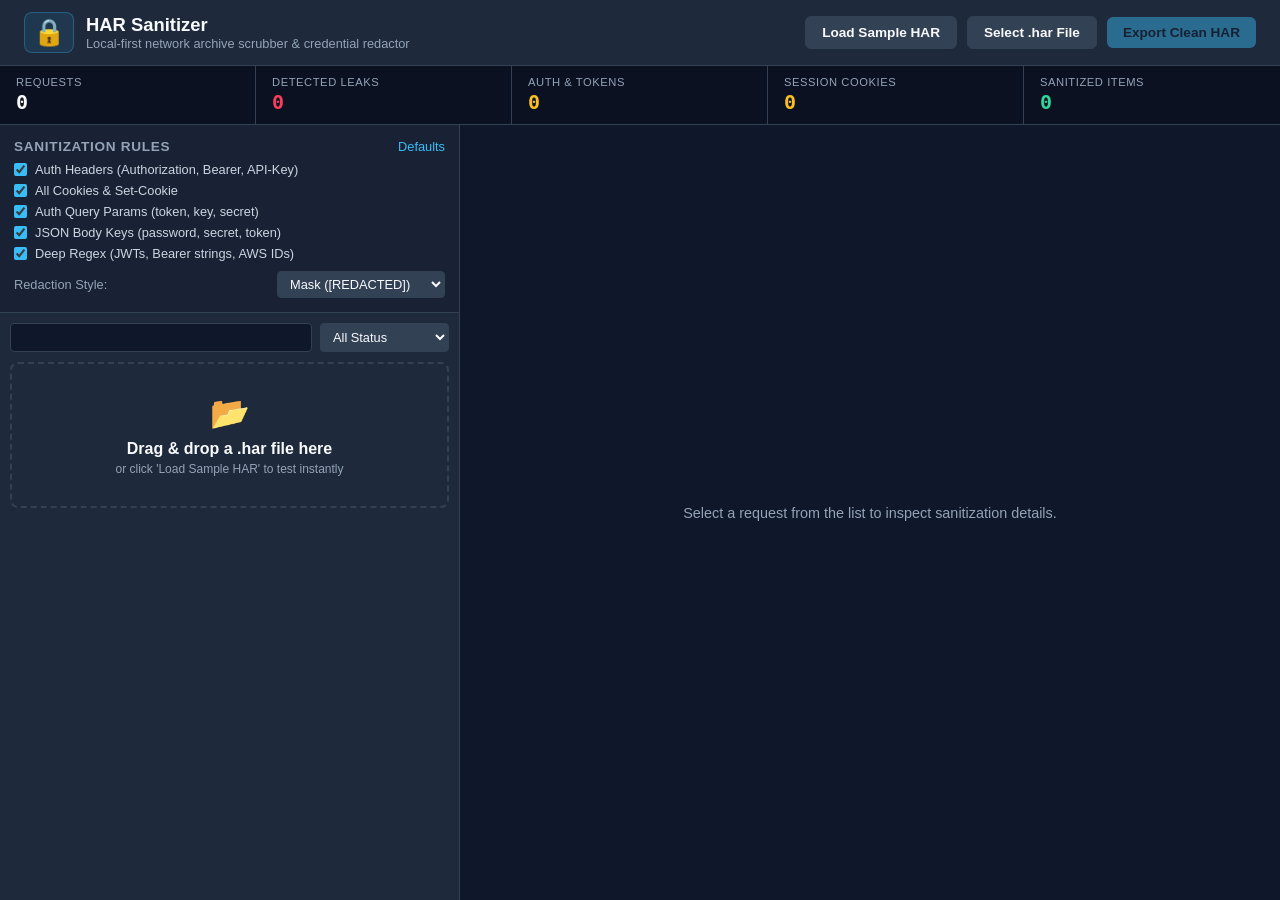
<file: builds/2026-10-18-har-sanitizer/index.html>
<!DOCTYPE html>
<html lang="en">
<head>
  <meta charset="UTF-8" />
  <meta name="viewport" content="width=device-width, initial-scale=1.0" />
  <title>HAR Sanitizer &amp; Privacy Guard</title>
  <link rel="stylesheet" href="style.css" />
</head>
<body>
  <div class="app-container">
    <header class="app-header">
      <div class="header-brand">
        <div class="brand-icon">🔒</div>
        <div>
          <h1>HAR Sanitizer</h1>
          <p class="subtitle">Local-first network archive scrubber &amp; credential redactor</p>
        </div>
      </div>
      <div class="header-actions">
        <button id="btn-load-sample" class="btn secondary-btn">Load Sample HAR</button>
        <label for="file-input" class="btn file-btn">Select .har File</label>
        <input type="file" id="file-input" accept=".har,.json" />
        <button id="btn-export-har" class="btn primary-btn" disabled>Export Clean HAR</button>
      </div>
    </header>

    <!-- Metric Stats Strip -->
    <div class="stats-strip" id="stats-strip">
      <div class="stat-box">
        <span class="stat-label">Requests</span>
        <span class="stat-value" id="stat-requests">0</span>
      </div>
      <div class="stat-box danger">
        <span class="stat-label">Detected Leaks</span>
        <span class="stat-value" id="stat-leaks">0</span>
      </div>
      <div class="stat-box warning">
        <span class="stat-label">Auth &amp; Tokens</span>
        <span class="stat-value" id="stat-auth">0</span>
      </div>
      <div class="stat-box warning">
        <span class="stat-label">Session Cookies</span>
        <span class="stat-value" id="stat-cookies">0</span>
      </div>
      <div class="stat-box success">
        <span class="stat-label">Sanitized Items</span>
        <span class="stat-value" id="stat-sanitized">0</span>
      </div>
    </div>

    <!-- Main Content Layout -->
    <div class="main-layout">
      <!-- Left Settings & List View -->
      <section class="sidebar-pane">
        <!-- Configuration / Rules Panel -->
        <div class="panel rules-panel">
          <div class="panel-header">
            <h2>Sanitization Rules</h2>
            <button id="btn-reset-rules" class="text-btn">Defaults</button>
          </div>
          <div class="rules-grid">
            <label class="toggle-control">
              <input type="checkbox" id="rule-auth-headers" checked />
              <span>Auth Headers (Authorization, Bearer, API-Key)</span>
            </label>
            <label class="toggle-control">
              <input type="checkbox" id="rule-cookies" checked />
              <span>All Cookies &amp; Set-Cookie</span>
            </label>
            <label class="toggle-control">
              <input type="checkbox" id="rule-query-params" checked />
              <span>Auth Query Params (token, key, secret)</span>
            </label>
            <label class="toggle-control">
              <input type="checkbox" id="rule-body-payload" checked />
              <span>JSON Body Keys (password, secret, token)</span>
            </label>
            <label class="toggle-control">
              <input type="checkbox" id="rule-jwts" checked />
              <span>Deep Regex (JWTs, Bearer strings, AWS IDs)</span>
            </label>
          </div>

          <div class="rule-options">
            <label for="redaction-mode">Redaction Style:</label>
            <select id="redaction-mode" class="select-input">
              <option value="mask">Mask ([REDACTED])</option>
              <option value="pseudonym">Pseudonymize (Hash)</option>
              <option value="remove">Drop / Strip completely</option>
            </select>
          </div>
        </div>

        <!-- Requests List Filter & Container -->
        <div class="panel requests-panel">
          <div class="search-filter-bar">
            <input type="text" id="search-input" aria-label="Filter by URL, method, status" title="Filter by URL, method, status" class="text-input" />
            <select id="status-filter" class="select-input compact">
              <option value="all">All Status</option>
              <option value="leaks">Has Leaks Only</option>
              <option value="2xx">2xx Success</option>
              <option value="4xx">4xx Error</option>
              <option value="5xx">5xx Server</option>
            </select>
          </div>

          <div id="empty-state" class="drop-zone">
            <div class="drop-content">
              <div class="upload-icon">📂</div>
              <p><strong>Drag &amp; drop a .har file here</strong></p>
              <p class="caption">or click 'Load Sample HAR' to test instantly</p>
            </div>
          </div>

          <div class="requests-list" id="requests-list"></div>
        </div>
      </section>

      <!-- Right Detailed Inspector Pane -->
      <section class="detail-pane" id="detail-pane">
        <div class="empty-detail" id="detail-empty-message">
          <p>Select a request from the list to inspect sanitization details.</p>
        </div>

        <div class="detail-content" id="detail-content" style="display: none;">
          <div class="detail-header">
            <div class="req-headline">
              <span class="badge-method" id="detail-method">GET</span>
              <span class="detail-url" id="detail-url"></span>
            </div>
            <div class="detail-actions">
              <button id="btn-copy-curl" class="btn secondary-btn compact-btn">Copy Clean cURL</button>
              <button id="btn-copy-json" class="btn secondary-btn compact-btn">Copy Clean JSON</button>
            </div>
          </div>

          <div class="tabs-bar">
            <button class="tab-btn active" data-tab="tab-headers">Headers</button>
            <button class="tab-btn" data-tab="tab-query">Query Params</button>
            <button class="tab-btn" data-tab="tab-cookies">Cookies</button>
            <button class="tab-btn" data-tab="tab-body">Request Body</button>
            <button class="tab-btn" data-tab="tab-response">Response Headers</button>
          </div>

          <div class="tab-views">
            <div class="tab-pane active" id="tab-headers">
              <table class="data-table" id="table-headers">
                <thead>
                  <tr><th>Header</th><th>Original Value</th><th>Sanitized Value</th><th>Status</th></tr>
                </thead>
                <tbody></tbody>
              </table>
            </div>

            <div class="tab-pane" id="tab-query">
              <table class="data-table" id="table-query">
                <thead>
                  <tr><th>Parameter</th><th>Original Value</th><th>Sanitized Value</th><th>Status</th></tr>
                </thead>
                <tbody></tbody>
              </table>
            </div>

            <div class="tab-pane" id="tab-cookies">
              <table class="data-table" id="table-cookies">
                <thead>
                  <tr><th>Cookie Name</th><th>Original Value</th><th>Sanitized Value</th><th>Status</th></tr>
                </thead>
                <tbody></tbody>
              </table>
            </div>

            <div class="tab-pane" id="tab-body">
              <div class="diff-container">
                <div class="diff-box">
                  <h4>Original Body</h4>
                  <pre id="body-original"></pre>
                </div>
                <div class="diff-box">
                  <h4>Sanitized Body</h4>
                  <pre id="body-sanitized"></pre>
                </div>
              </div>
            </div>

            <div class="tab-pane" id="tab-response">
              <table class="data-table" id="table-response">
                <thead>
                  <tr><th>Response Header</th><th>Original Value</th><th>Sanitized Value</th><th>Status</th></tr>
                </thead>
                <tbody></tbody>
              </table>
            </div>
          </div>
        </div>
      </section>
    </div>
  </div>

  <div id="toast" class="toast"></div>
  <script src="app.js"></script>
</body>
</html>
</file>
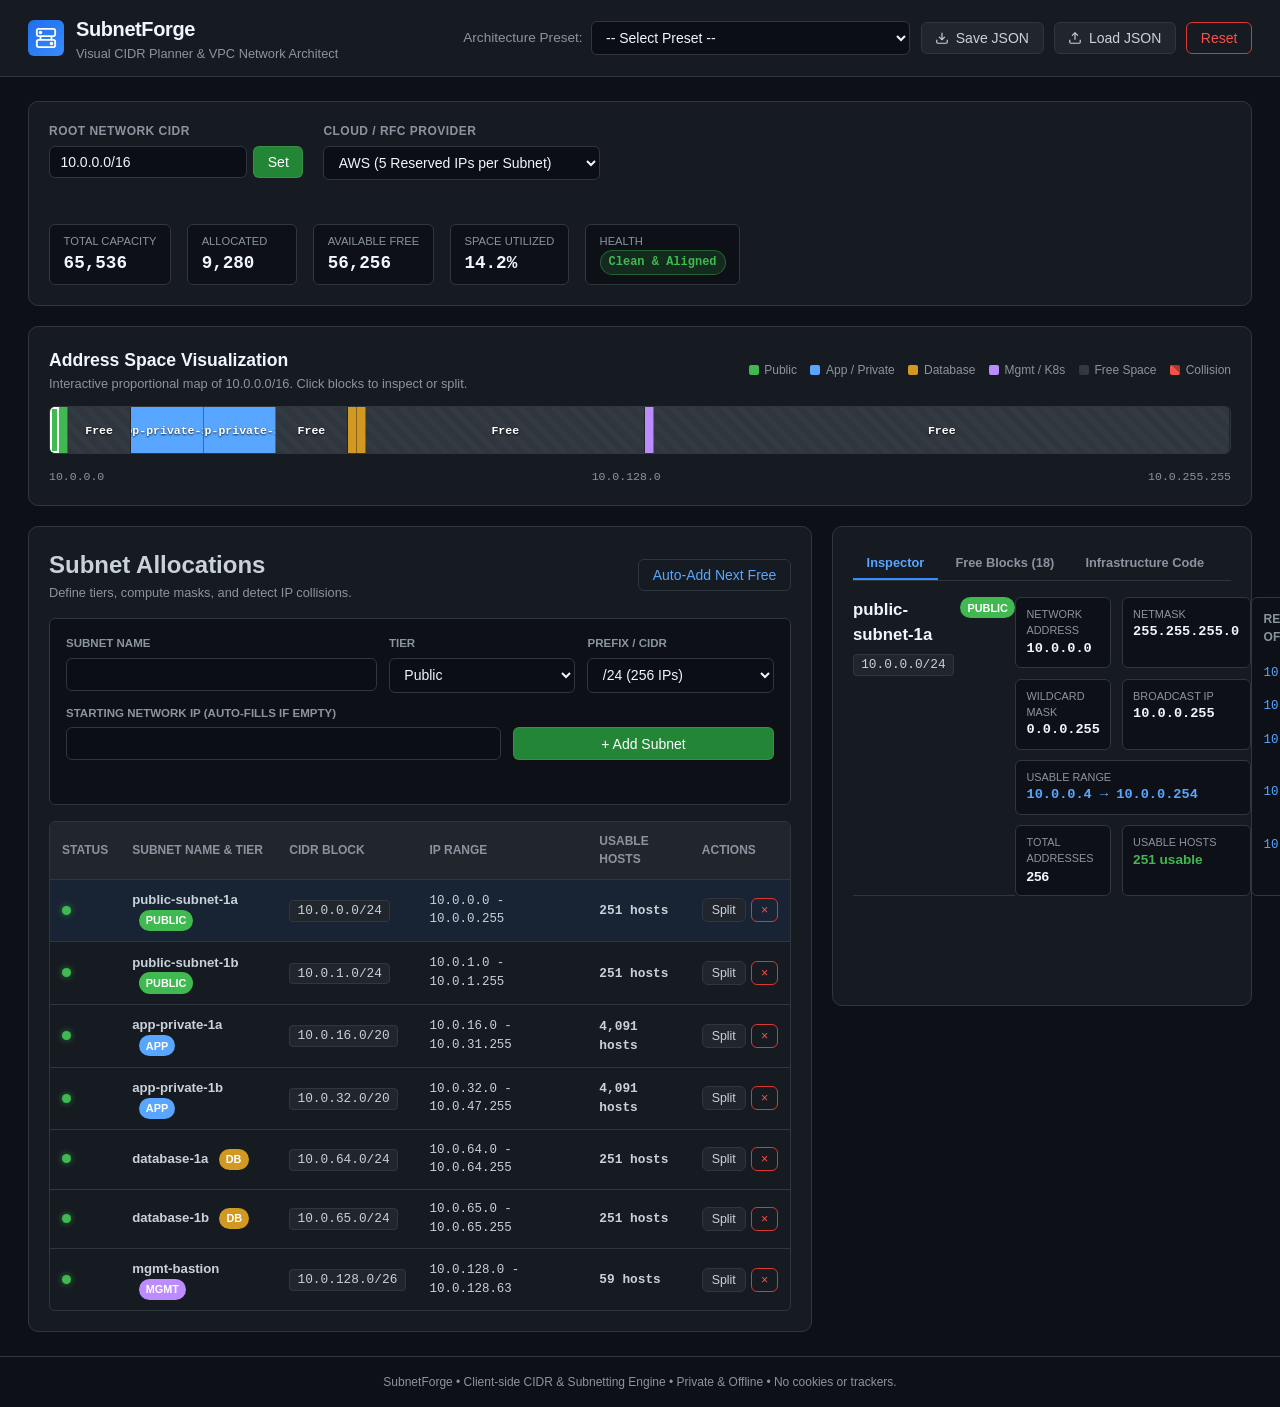
<file: builds/2026-10-19-subnetforge-cidr-architect/index.html>
<!DOCTYPE html>
<html lang="en">
<head>
  <meta charset="UTF-8" />
  <meta name="viewport" content="width=device-width, initial-scale=1.0" />
  <title>SubnetForge - Visual CIDR & VPC Architect</title>
  <link rel="stylesheet" href="style.css" />
</head>
<body>
  <header class="app-header">
    <div class="brand-group">
      <div class="logo-icon">
        <svg viewBox="0 0 24 24" fill="none" stroke="currentColor" stroke-width="2">
          <rect x="2" y="2" width="20" height="8" rx="2" />
          <rect x="2" y="14" width="20" height="8" rx="2" />
          <line x1="6" y1="10" x2="6" y2="14" />
          <line x1="18" y1="10" x2="18" y2="14" />
          <circle cx="6" cy="6" r="1" fill="currentColor" />
          <circle cx="18" cy="18" r="1" fill="currentColor" />
        </svg>
      </div>
      <div>
        <h1>SubnetForge</h1>
        <p class="tagline">Visual CIDR Planner & VPC Network Architect</p>
      </div>
    </div>

    <div class="header-actions">
      <div class="preset-picker-group">
        <label for="presetSelect">Architecture Preset:</label>
        <select id="presetSelect">
          <option value="">-- Select Preset --</option>
          <option value="aws-3tier">AWS Multi-AZ 3-Tier VPC (10.0.0.0/16)</option>
          <option value="k8s-vpc">K8s Production VPC (172.20.0.0/16)</option>
          <option value="branch-office">Branch Office LAN (192.168.0.0/22)</option>
          <option value="micro-vpc">Compact Microservices VPC (10.100.0.0/20)</option>
        </select>
      </div>

      <button id="btnExportConfig" class="btn secondary" title="Export current project JSON">
        <svg viewBox="0 0 24 24" width="14" height="14" stroke="currentColor" stroke-width="2" fill="none"><path d="M21 15v4a2 2 0 0 1-2 2H5a2 2 0 0 1-2-2v-4"/><polyline points="7 10 12 15 17 10"/><line x1="12" y1="15" x2="12" y2="3"/></svg>
        Save JSON
      </button>
      <button id="btnImportConfig" class="btn secondary" title="Import project JSON">
        <svg viewBox="0 0 24 24" width="14" height="14" stroke="currentColor" stroke-width="2" fill="none"><path d="M21 15v4a2 2 0 0 1-2 2H5a2 2 0 0 1-2-2v-4"/><polyline points="17 8 12 3 7 8"/><line x1="12" y1="3" x2="12" y2="15"/></svg>
        Load JSON
      </button>
      <input type="file" id="fileImport" accept=".json,application/json" style="display:none" />
      <button id="btnReset" class="btn danger-outline" title="Clear all and reset">
        Reset
      </button>
    </div>
  </header>

  <main class="app-container">
    <!-- Top Settings Bar -->
    <section class="network-bar card">
      <div class="network-inputs">
        <div class="form-field">
          <label for="baseCidrInput">Root Network CIDR</label>
          <div class="input-inline">
            <input type="text" id="baseCidrInput" value="10.0.0.0/16" spellcheck="false" />
            <button id="btnApplyRoot" class="btn primary">Set</button>
          </div>
          <span id="baseCidrError" class="field-error"></span>
        </div>

        <div class="form-field">
          <label for="cloudProviderSelect">Cloud / RFC Provider</label>
          <select id="cloudProviderSelect">
            <option value="aws">AWS (5 Reserved IPs per Subnet)</option>
            <option value="azure">Azure (5 Reserved IPs per Subnet)</option>
            <option value="gcp">GCP (4 Reserved IPs per Subnet)</option>
            <option value="rfc">Standard RFC 1918 (2 Reserved IPs)</option>
          </select>
        </div>
      </div>

      <div class="stats-grid">
        <div class="stat-card">
          <span class="stat-label">Total Capacity</span>
          <span class="stat-value" id="statTotalHosts">65,536</span>
        </div>
        <div class="stat-card">
          <span class="stat-label">Allocated</span>
          <span class="stat-value" id="statAllocatedHosts">0</span>
        </div>
        <div class="stat-card">
          <span class="stat-label">Available Free</span>
          <span class="stat-value" id="statFreeHosts">65,536</span>
        </div>
        <div class="stat-card">
          <span class="stat-label">Space Utilized</span>
          <span class="stat-value" id="statUtilization">0.0%</span>
        </div>
        <div class="stat-card status-indicator" id="statStatusCard">
          <span class="stat-label">Health</span>
          <span class="stat-value badge ok" id="statHealthBadge">Clean</span>
        </div>
      </div>
    </section>

    <!-- Visual Space Distribution Map -->
    <section class="visual-map-section card">
      <div class="section-header">
        <div class="section-title-wrap">
          <h2>Address Space Visualization</h2>
          <p class="section-sub">Interactive proportional map of <span id="rootSpanLabel">10.0.0.0/16</span>. Click blocks to inspect or split.</p>
        </div>
        <div class="map-legend">
          <span class="legend-item"><span class="legend-color tier-public"></span> Public</span>
          <span class="legend-item"><span class="legend-color tier-app"></span> App / Private</span>
          <span class="legend-item"><span class="legend-color tier-db"></span> Database</span>
          <span class="legend-item"><span class="legend-color tier-mgmt"></span> Mgmt / K8s</span>
          <span class="legend-item"><span class="legend-color free-block"></span> Free Space</span>
          <span class="legend-item"><span class="legend-color collision-block"></span> Collision</span>
        </div>
      </div>

      <div class="visual-bar-wrapper">
        <div class="visual-bar" id="visualBar"></div>
      </div>

      <div class="bar-scale-labels">
        <span id="scaleStart">10.0.0.0</span>
        <span id="scaleMid">10.0.128.0</span>
        <span id="scaleEnd">10.0.255.255</span>
      </div>
    </section>

    <!-- Main Work Area: Left Subnet Manager, Right Inspector & Code Gen -->
    <div class="workspace-grid">
      <!-- Subnet Manager Column -->
      <section class="manager-column card">
        <div class="section-header flex-between">
          <div>
            <h2>Subnet Allocations</h2>
            <p class="section-sub">Define tiers, compute masks, and detect IP collisions.</p>
          </div>
          <div class="manager-quick-actions">
            <button id="btnAutoPack" class="btn secondary-outline" title="Fill the next free network gap with a new subnet">
              Auto-Add Next Free
            </button>
          </div>
        </div>

        <!-- Add Subnet Form -->
        <form id="addSubnetForm" class="add-subnet-form">
          <div class="form-row">
            <div class="input-col">
              <label for="subName">Subnet Name</label>
              <input type="text" id="subName" value="" required />
            </div>
            <div class="input-col sm">
              <label for="subTier">Tier</label>
              <select id="subTier">
                <option value="public">Public</option>
                <option value="app">App / Compute</option>
                <option value="db">Database</option>
                <option value="mgmt">Management / K8s</option>
              </select>
            </div>
            <div class="input-col sm">
              <label for="subPrefix">Prefix / CIDR</label>
              <select id="subPrefix"></select>
            </div>
          </div>

          <div class="form-row">
            <div class="input-col">
              <label for="subIp">Starting Network IP (Auto-fills if empty)</label>
              <input type="text" id="subIp" value="" spellcheck="false" />
            </div>
            <div class="input-col sm auto-btn-container">
              <button type="submit" class="btn primary full-width">+ Add Subnet</button>
            </div>
          </div>
          <div id="formErrorMsg" class="field-error"></div>
        </form>

        <!-- Subnets Table -->
        <div class="table-container">
          <table class="subnet-table" id="subnetTable">
            <thead>
              <tr>
                <th>Status</th>
                <th>Subnet Name &amp; Tier</th>
                <th>CIDR Block</th>
                <th>IP Range</th>
                <th>Usable Hosts</th>
                <th>Actions</th>
              </tr>
            </thead>
            <tbody id="subnetTableBody">
              <!-- Subnet rows inserted here -->
            </tbody>
          </table>
        </div>
      </section>

      <!-- Inspector & Code Generator Column -->
      <section class="sidebar-column card">
        <div class="tabs-header">
          <button class="tab-btn active" data-tab="tab-inspector">Inspector</button>
          <button class="tab-btn" data-tab="tab-free">Free Blocks (<span id="freeBlocksCount">0</span>)</button>
          <button class="tab-btn" data-tab="tab-code">Infrastructure Code</button>
        </div>

        <!-- Tab: Inspector -->
        <div class="tab-pane active" id="tab-inspector">
          <div id="inspectorEmptyState" class="empty-hint">
            Select or click any subnet from the list or visual map to inspect binary netmasks, usable hosts, and cloud-reserved addresses.
          </div>
          <div id="inspectorContent" style="display:none;">
            <div class="inspector-header-box">
              <div>
                <h3 id="insSubnetName">public-1a</h3>
                <span id="insSubnetCidr" class="mono-badge">10.0.1.0/24</span>
              </div>
              <span id="insSubnetTier" class="tier-pill tier-public">Public</span>
            </div>

            <div class="details-grid">
              <div class="detail-item">
                <span class="d-label">Network Address</span>
                <span class="d-val mono" id="insNetworkIp">10.0.1.0</span>
              </div>
              <div class="detail-item">
                <span class="d-label">Netmask</span>
                <span class="d-val mono" id="insNetmask">255.255.255.0</span>
              </div>
              <div class="detail-item">
                <span class="d-label">Wildcard Mask</span>
                <span class="d-val mono" id="insWildcard">0.0.0.255</span>
              </div>
              <div class="detail-item">
                <span class="d-label">Broadcast IP</span>
                <span class="d-val mono" id="insBroadcast">10.0.1.255</span>
              </div>
              <div class="detail-item full">
                <span class="d-label">Usable Range</span>
                <span class="d-val mono text-accent" id="insUsableRange">10.0.1.4 - 10.0.1.254</span>
              </div>
              <div class="detail-item">
                <span class="d-label">Total Addresses</span>
                <span class="d-val" id="insTotalIps">256</span>
              </div>
              <div class="detail-item">
                <span class="d-label">Usable Hosts</span>
                <span class="d-val text-success" id="insUsableHosts">251</span>
              </div>
            </div>

            <!-- Provider Reserved IP Breakdown -->
            <div class="reserved-ips-box">
              <h4>Reserved IP Offsets (<span id="insProviderTitle">AWS</span>)</h4>
              <ul class="reserved-list" id="insReservedList">
                <!-- dynamically populated -->
              </ul>
            </div>

            <div class="binary-display">
              <h4>Binary Netmask</h4>
              <div class="mono-bits" id="insBinaryMask">11111111.11111111.11111111.00000000</div>
            </div>
          </div>
        </div>

        <!-- Tab: Free Space Explorer -->
        <div class="tab-pane" id="tab-free">
          <p class="section-sub">Decomposed non-overlapping CIDR blocks ready to assign without conflicts:</p>
          <div id="freeBlocksList" class="free-blocks-list">
            <!-- list of free CIDR blocks -->
          </div>
        </div>

        <!-- Tab: Code Generator -->
        <div class="tab-pane" id="tab-code">
          <div class="code-controls">
            <div class="format-switch">
              <button class="fmt-btn active" data-format="tf-aws">Terraform AWS</button>
              <button class="fmt-btn" data-format="tf-azure">Terraform Azure</button>
              <button class="fmt-btn" data-format="yaml">Ansible YAML</button>
              <button class="fmt-btn" data-format="json">JSON</button>
              <button class="fmt-btn" data-format="csv">CSV</button>
            </div>
            <button id="btnCopyCode" class="btn secondary sm">
              <span id="copyStatusText">Copy Code</span>
            </button>
          </div>
          <pre class="code-viewer"><code id="codeOutput">// Code will appear here</code></pre>
        </div>
      </section>
    </div>
  </main>

  <footer class="app-footer">
    <p>SubnetForge &bull; Client-side CIDR &amp; Subnetting Engine &bull; Private &amp; Offline &bull; No cookies or trackers.</p>
  </footer>

  <script src="app.js"></script>
</body>
</html>
</file>
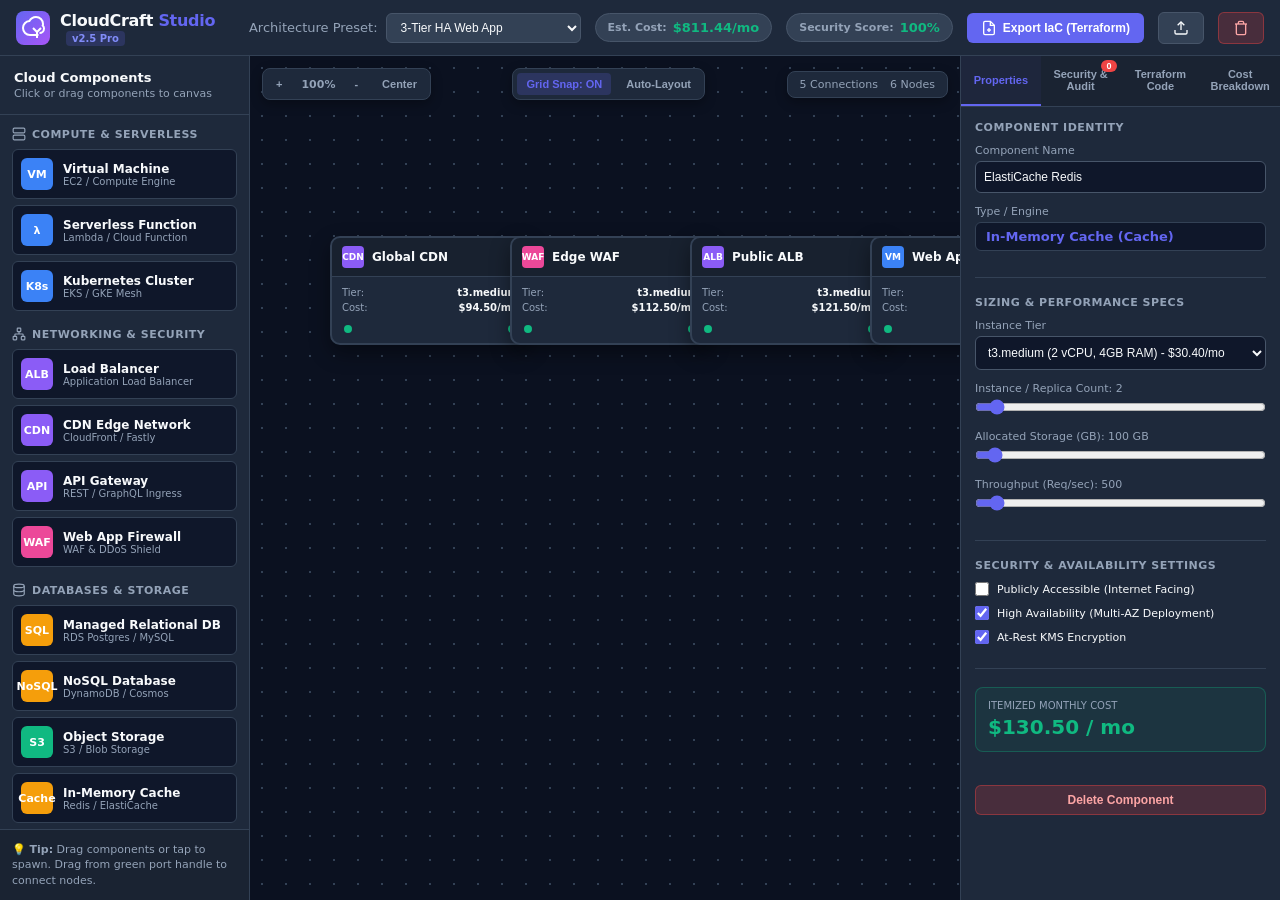
<file: builds/latest_project/index.html>
<!DOCTYPE html>
<html lang="en">
<head>
  <meta charset="UTF-8">
  <meta name="viewport" content="width=device-width, initial-scale=1.0">
  <title>CloudCraft Studio - Architecture, Security & IaC Engine</title>
  <link rel="stylesheet" href="style.css">
</head>
<body>
  <div id="app-container">
    <!-- TOP NAVIGATION BAR -->
    <header id="navbar">
      <div class="logo-group">
        <div class="logo-icon">
          <svg width="24" height="24" viewBox="0 0 24 24" fill="none" stroke="currentColor" stroke-width="2">
            <path d="M17.5 19 9 19C5.13 19 2 15.87 2 12C2 8.35 4.8 5.34 8.4 5.04C9.7 2.62 12.2 1 15 1C18.87 1 22 4.13 22 8C22 8.5 21.9 9 21.7 9.5C22.5 10.3 23 11.4 23 12.5C23 14.98 20.98 17 18.5 17"></path>
            <polyline points="12 12 16 16 20 12"></polyline>
            <line x1="16" y1="16" x2="16" y2="22"></line>
          </svg>
        </div>
        <div class="logo-text">
          <h1>CloudCraft <span>Studio</span></h1>
          <span class="badge-tag">v2.5 Pro</span>
        </div>
      </div>

      <div class="header-controls">
        <div class="template-selector-group">
          <label for="templateSelect">Architecture Preset:</label>
          <select id="templateSelect">
            <option value="blank">Custom Blank Canvas</option>
            <option value="three-tier" selected>3-Tier HA Web App</option>
            <option value="serverless">Event-Driven Serverless</option>
            <option value="kubernetes">Enterprise Kubernetes Mesh</option>
            <option value="datalake">Big Data Lake Pipeline</option>
          </select>
        </div>

        <div class="metric-pill cost-pill">
          <span class="label">Est. Cost:</span>
          <span id="headerCostValue" class="value">$0.00/mo</span>
        </div>

        <div class="metric-pill security-pill" id="securityPill">
          <span class="label">Security Score:</span>
          <span id="headerSecurityScore" class="value">100%</span>
        </div>

        <button id="btnExportTf" class="btn btn-primary">
          <svg width="16" height="16" viewBox="0 0 24 24" fill="none" stroke="currentColor" stroke-width="2"><path d="M14 2H6a2 2 0 0 0-2 2v16a2 2 0 0 0 2 2h12a2 2 0 0 0 2-2V8z"></path><polyline points="14 2 14 8 20 8"></polyline><line x1="12" y1="18" x2="12" y2="12"></line><line x1="9" y1="15" x2="15" y2="15"></line></svg>
          Export IaC (Terraform)
        </button>

        <button id="btnExportJson" class="btn btn-secondary" title="Export Architecture JSON">
          <svg width="16" height="16" viewBox="0 0 24 24" fill="none" stroke="currentColor" stroke-width="2"><path d="M21 15v4a2 2 0 0 1-2 2H5a2 2 0 0 1-2-2v-4"></path><polyline points="17 8 12 3 7 8"></polyline><line x1="12" y1="3" x2="12" y2="15"></line></svg>
        </button>

        <button id="btnClearCanvas" class="btn btn-danger" title="Clear Canvas">
          <svg width="16" height="16" viewBox="0 0 24 24" fill="none" stroke="currentColor" stroke-width="2"><polyline points="3 6 5 6 21 6"></polyline><path d="M19 6v14a2 2 0 0 1-2 2H7a2 2 0 0 1-2-2V6m3 0V4a2 2 0 0 1 2-2h4a2 2 0 0 1 2 2v2"></path></svg>
        </button>
      </div>
    </header>

    <!-- MAIN STUDIO WORKSPACE -->
    <div id="workspace">
      <!-- LEFT PALETTE: CLOUD COMPONENTS -->
      <aside id="palette">
        <div class="sidebar-header">
          <h3>Cloud Components</h3>
          <p>Click or drag components to canvas</p>
        </div>

        <div class="palette-scroll">
          <!-- CATEGORY: COMPUTE -->
          <div class="palette-category">
            <div class="category-title">
              <svg width="14" height="14" viewBox="0 0 24 24" fill="none" stroke="currentColor" stroke-width="2"><rect x="2" y="2" width="20" height="8" rx="2" ry="2"></rect><rect x="2" y="14" width="20" height="8" rx="2" ry="2"></rect><line x1="6" y1="6" x2="6.01" y2="6"></line><line x1="6" y1="18" x2="6.01" y2="18"></line></svg>
              Compute & Serverless
            </div>
            <div class="palette-items">
              <div class="palette-item" data-type="ec2" draggable="true">
                <div class="item-icon compute-bg">VM</div>
                <div class="item-info">
                  <span class="item-name">Virtual Machine</span>
                  <span class="item-sub">EC2 / Compute Engine</span>
                </div>
              </div>
              <div class="palette-item" data-type="lambda" draggable="true">
                <div class="item-icon compute-bg">λ</div>
                <div class="item-info">
                  <span class="item-name">Serverless Function</span>
                  <span class="item-sub">Lambda / Cloud Function</span>
                </div>
              </div>
              <div class="palette-item" data-type="eks" draggable="true">
                <div class="item-icon compute-bg">K8s</div>
                <div class="item-info">
                  <span class="item-name">Kubernetes Cluster</span>
                  <span class="item-sub">EKS / GKE Mesh</span>
                </div>
              </div>
            </div>
          </div>

          <!-- CATEGORY: NETWORKING & SECURITY -->
          <div class="palette-category">
            <div class="category-title">
              <svg width="14" height="14" viewBox="0 0 24 24" fill="none" stroke="currentColor" stroke-width="2"><rect x="16" y="16" width="6" height="6" rx="1"></rect><rect x="2" y="16" width="6" height="6" rx="1"></rect><rect x="9" y="2" width="6" height="6" rx="1"></rect><path d="M5 16v-3a1 1 0 0 1 1-1h12a1 1 0 0 1 1 1v3"></path><path d="M12 12V8"></path></svg>
              Networking & Security
            </div>
            <div class="palette-items">
              <div class="palette-item" data-type="alb" draggable="true">
                <div class="item-icon network-bg">ALB</div>
                <div class="item-info">
                  <span class="item-name">Load Balancer</span>
                  <span class="item-sub">Application Load Balancer</span>
                </div>
              </div>
              <div class="palette-item" data-type="cloudfront" draggable="true">
                <div class="item-icon network-bg">CDN</div>
                <div class="item-info">
                  <span class="item-name">CDN Edge Network</span>
                  <span class="item-sub">CloudFront / Fastly</span>
                </div>
              </div>
              <div class="palette-item" data-type="apigateway" draggable="true">
                <div class="item-icon network-bg">API</div>
                <div class="item-info">
                  <span class="item-name">API Gateway</span>
                  <span class="item-sub">REST / GraphQL Ingress</span>
                </div>
              </div>
              <div class="palette-item" data-type="waf" draggable="true">
                <div class="item-icon security-bg">WAF</div>
                <div class="item-info">
                  <span class="item-name">Web App Firewall</span>
                  <span class="item-sub">WAF & DDoS Shield</span>
                </div>
              </div>
            </div>
          </div>

          <!-- CATEGORY: DATABASES -->
          <div class="palette-category">
            <div class="category-title">
              <svg width="14" height="14" viewBox="0 0 24 24" fill="none" stroke="currentColor" stroke-width="2"><ellipse cx="12" cy="5" rx="9" ry="3"></ellipse><path d="M21 12c0 1.66-4 3-9 3s-9-1.34-9-3"></path><path d="M3 5v14c0 1.66 4 3 9 3s9-1.34 9-3V5"></path></svg>
              Databases & Storage
            </div>
            <div class="palette-items">
              <div class="palette-item" data-type="rds" draggable="true">
                <div class="item-icon db-bg">SQL</div>
                <div class="item-info">
                  <span class="item-name">Managed Relational DB</span>
                  <span class="item-sub">RDS Postgres / MySQL</span>
                </div>
              </div>
              <div class="palette-item" data-type="dynamodb" draggable="true">
                <div class="item-icon db-bg">NoSQL</div>
                <div class="item-info">
                  <span class="item-name">NoSQL Database</span>
                  <span class="item-sub">DynamoDB / Cosmos</span>
                </div>
              </div>
              <div class="palette-item" data-type="s3" draggable="true">
                <div class="item-icon storage-bg">S3</div>
                <div class="item-info">
                  <span class="item-name">Object Storage</span>
                  <span class="item-sub">S3 / Blob Storage</span>
                </div>
              </div>
              <div class="palette-item" data-type="redis" draggable="true">
                <div class="item-icon db-bg">Cache</div>
                <div class="item-info">
                  <span class="item-name">In-Memory Cache</span>
                  <span class="item-sub">Redis / ElastiCache</span>
                </div>
              </div>
            </div>
          </div>
        </div>

        <div class="palette-footer">
          <div class="canvas-instructions">
            <span>💡 <strong>Tip:</strong> Drag components or tap to spawn. Drag from green port handle to connect nodes.</span>
          </div>
        </div>
      </aside>

      <!-- CENTER CANVAS AREA -->
      <main id="canvas-container">
        <div class="canvas-toolbar">
          <div class="tool-group">
            <button id="btnZoomIn" class="tool-btn" title="Zoom In">+</button>
            <span id="zoomLevel">100%</span>
            <button id="btnZoomOut" class="tool-btn" title="Zoom Out">-</button>
            <button id="btnResetView" class="tool-btn" title="Reset View">Center</button>
          </div>
          <div class="tool-group">
            <button id="btnToggleGrid" class="tool-btn active" title="Toggle Snap Grid">Grid Snap: ON</button>
            <button id="btnAutoLayout" class="tool-btn" title="Auto Align Nodes">Auto-Layout</button>
          </div>
          <div class="tool-group status-summary">
            <span id="connectionCount">0 Connections</span>
            <span id="nodeCount">0 Nodes</span>
          </div>
        </div>

        <div id="viewport">
          <svg id="svg-connections-layer">
            <defs>
              <marker id="arrow" viewBox="0 0 10 10" refX="6" refY="5" markerWidth="6" markerHeight="6" orient="auto-start-reverse">
                <path d="M 0 0 L 10 5 L 0 10 z" fill="#6366f1" />
              </marker>
              <marker id="arrow-error" viewBox="0 0 10 10" refX="6" refY="5" markerWidth="6" markerHeight="6" orient="auto-start-reverse">
                <path d="M 0 0 L 10 5 L 0 10 z" fill="#ef4444" />
              </marker>
            </defs>
          </svg>

          <div id="canvas-nodes-layer"></div>
        </div>
      </main>

      <!-- RIGHT INSPECTOR & ANALYTICS PANEL -->
      <aside id="inspector">
        <div class="tab-header">
          <button class="tab-btn active" data-tab="properties">Properties</button>
          <button class="tab-btn" data-tab="security">
            Security & Audit
            <span id="securityBadgeCount" class="tab-badge warning">0</span>
          </button>
          <button class="tab-btn" data-tab="iac">Terraform Code</button>
          <button class="tab-btn" data-tab="metrics">Cost Breakdown</button>
        </div>

        <!-- TAB 1: PROPERTIES PANEL -->
        <div id="tab-properties" class="tab-content active">
          <div id="no-selection-msg" class="empty-state">
            <svg width="48" height="48" viewBox="0 0 24 24" fill="none" stroke="currentColor" stroke-width="1.5"><circle cx="12" cy="12" r="10"></circle><path d="M12 8v4"></path><path d="M12 16h.01"></path></svg>
            <p>Select a node on the canvas to configure its instance size, scaling parameters, security flags, and cost drivers.</p>
          </div>

          <div id="node-properties-form" class="hidden">
            <div class="inspector-section">
              <div class="section-title">Component Identity</div>
              <div class="form-group">
                <label for="nodeLabel">Component Name</label>
                <input type="text" id="nodeLabel" class="form-control" />
              </div>
              <div class="form-group">
                <label>Type / Engine</label>
                <div id="nodeTypeBadge" class="type-display">EC2 Instance</div>
              </div>
            </div>

            <div class="inspector-section">
              <div class="section-title">Sizing & Performance Specs</div>
              
              <div class="form-group prop-spec" data-spec="instanceType">
                <label for="propInstanceType">Instance Tier</label>
                <select id="propInstanceType" class="form-control">
                  <option value="t3.micro">t3.micro (1 vCPU, 1GB RAM) - $8.50/mo</option>
                  <option value="t3.medium" selected>t3.medium (2 vCPU, 4GB RAM) - $30.40/mo</option>
                  <option value="m5.large">m5.large (2 vCPU, 8GB RAM) - $70.08/mo</option>
                  <option value="c5.xlarge">c5.xlarge (4 vCPU, 8GB RAM) - $122.40/mo</option>
                  <option value="r5.2xlarge">r5.2xlarge (8 vCPU, 64GB RAM) - $368.64/mo</option>
                </select>
              </div>

              <div class="form-group prop-spec" data-spec="instanceCount">
                <label for="propInstanceCount">Instance / Replica Count: <span id="valInstanceCount">2</span></label>
                <input type="range" id="propInstanceCount" min="1" max="20" value="2" class="range-slider">
              </div>

              <div class="form-group prop-spec" data-spec="storageGb">
                <label for="propStorageGb">Allocated Storage (GB): <span id="valStorageGb">100</span> GB</label>
                <input type="range" id="propStorageGb" min="10" max="2000" step="10" value="100" class="range-slider">
              </div>

              <div class="form-group prop-spec" data-spec="requestsPerSec">
                <label for="propRequestsPerSec">Throughput (Req/sec): <span id="valRequestsPerSec">500</span></label>
                <input type="range" id="propRequestsPerSec" min="10" max="10000" step="50" value="500" class="range-slider">
              </div>
            </div>

            <div class="inspector-section">
              <div class="section-title">Security & Availability Settings</div>

              <div class="form-checkbox">
                <input type="checkbox" id="propPublicAccess">
                <label for="propPublicAccess">Publicly Accessible (Internet Facing)</label>
              </div>

              <div class="form-checkbox">
                <input type="checkbox" id="propMultiAz" checked>
                <label for="propMultiAz">High Availability (Multi-AZ Deployment)</label>
              </div>

              <div class="form-checkbox">
                <input type="checkbox" id="propEncryption" checked>
                <label for="propEncryption">At-Rest KMS Encryption</label>
              </div>
            </div>

            <div class="inspector-section cost-summary-card">
              <div class="card-label">Itemized Monthly Cost</div>
              <div id="nodeItemizedCost" class="card-value">$60.80 / mo</div>
            </div>

            <button id="btnDeleteNode" class="btn btn-danger btn-block" style="margin-top:15px;">
              Delete Component
            </button>
          </div>
        </div>

        <!-- TAB 2: SECURITY & AUDIT PANEL -->
        <div id="tab-security" class="tab-content">
          <div class="audit-summary-box">
            <div class="score-circle" id="auditScoreCircle">
              <span id="auditScoreVal">100%</span>
            </div>
            <div class="score-meta">
              <h4 id="auditStatusHeading">Architecture Secure</h4>
              <p id="auditStatusSub">No high-risk vulnerabilities detected.</p>
            </div>
          </div>

          <div class="section-title flex-between">
            <span>Security & Best Practice Audits</span>
            <button id="btnAutoFixAll" class="btn btn-xs btn-primary">1-Click Auto-Fix</button>
          </div>

          <div id="auditList" class="audit-list">
            <!-- Dynamic list of findings -->
          </div>
        </div>

        <!-- TAB 3: TERRAFORM IAC EXPORTER PANEL -->
        <div id="tab-iac" class="tab-content">
          <div class="iac-toolbar">
            <span class="code-filename">main.tf (HashiCorp HCL v1.5)</span>
            <button id="btnCopyTf" class="btn btn-xs btn-secondary">Copy Code</button>
          </div>
          <pre id="iacCodeBlock"><code id="iacCodeText"># Synthesizing Infrastructure Code...</code></pre>
        </div>

        <!-- TAB 4: METRICS & COST BREAKDOWN -->
        <div id="tab-metrics" class="tab-content">
          <div class="inspector-section">
            <div class="section-title">System SLA & Availability</div>
            <div class="sla-display">
              <div class="sla-value" id="metricsSlaValue">99.95%</div>
              <div class="sla-sub">Est. Downtime: ~4.38 hours/year</div>
            </div>
          </div>

          <div class="inspector-section">
            <div class="section-title">Monthly Cost Breakdown by Service</div>
            <div id="costBreakdownList" class="cost-breakdown-list">
              <!-- Itemized dynamic list -->
            </div>
          </div>
        </div>
      </aside>
    </div>
  </div>

  <!-- EXPORT MODAL -->
  <div id="exportModal" class="modal-overlay hidden">
    <div class="modal-card">
      <div class="modal-header">
        <h3 id="modalTitle">Export Terraform Infrastructure Code</h3>
        <button id="btnCloseModal" class="close-btn">&times;</button>
      </div>
      <div class="modal-body">
        <p id="modalDescription">Copy the synthesized Terraform syntax below or download as a <code>main.tf</code> file for deployment via <code>terraform apply</code>.</p>
        <textarea id="modalCodeArea" readonly></textarea>
      </div>
      <div class="modal-footer">
        <button id="btnDownloadTfFile" class="btn btn-primary">Download main.tf</button>
        <button id="btnCloseModalBtn" class="btn btn-secondary">Close</button>
      </div>
    </div>
  </div>

  <script src="app.js"></script>
</body>
</html>
</file>
<file: builds/2026-10-18-har-sanitizer/style.css>
:root {
  --bg-primary: #0f172a;
  --bg-secondary: #1e293b;
  --bg-tertiary: #334155;
  --border-color: #334155;
  --text-main: #f8fafc;
  --text-muted: #94a3b8;
  --primary: #38bdf8;
  --primary-hover: #0ea5e9;
  --danger: #f43f5e;
  --danger-bg: rgba(244, 63, 94, 0.15);
  --warning: #fbbf24;
  --warning-bg: rgba(251, 191, 36, 0.15);
  --success: #34d399;
  --success-bg: rgba(52, 211, 153, 0.15);
  --font-mono: ui-monospace, SFMono-Regular, Menlo, Monaco, Consolas, monospace;
  --font-sans: -apple-system, BlinkMacSystemFont, "Segoe UI", Roboto, Helvetica, Arial, sans-serif;
}

* {
  box-sizing: border-box;
  margin: 0;
  padding: 0;
}

body {
  background-color: var(--bg-primary);
  color: var(--text-main);
  font-family: var(--font-sans);
  height: 100vh;
  display: flex;
  flex-direction: column;
  overflow: hidden;
}

.app-container {
  display: flex;
  flex-direction: column;
  height: 100vh;
}

/* Header */
.app-header {
  background: var(--bg-secondary);
  border-bottom: 1px solid var(--border-color);
  padding: 12px 24px;
  display: flex;
  align-items: center;
  justify-content: space-between;
}

.header-brand {
  display: flex;
  align-items: center;
  gap: 12px;
}

.brand-icon {
  font-size: 26px;
  background: rgba(56, 189, 248, 0.1);
  border: 1px solid rgba(56, 189, 248, 0.3);
  border-radius: 8px;
  padding: 4px 8px;
}

.header-brand h1 {
  font-size: 1.15rem;
  font-weight: 700;
}

.subtitle {
  font-size: 0.8rem;
  color: var(--text-muted);
}

.header-actions {
  display: flex;
  align-items: center;
  gap: 10px;
}

#file-input {
  display: none;
}

/* Buttons */
.btn {
  border: none;
  border-radius: 6px;
  padding: 8px 16px;
  font-size: 0.85rem;
  font-weight: 600;
  cursor: pointer;
  transition: all 0.15s ease;
  display: inline-flex;
  align-items: center;
  gap: 6px;
}

.btn:disabled {
  opacity: 0.45;
  cursor: not-allowed;
}

.primary-btn {
  background: var(--primary);
  color: #0f172a;
}
.primary-btn:hover:not(:disabled) {
  background: var(--primary-hover);
}

.secondary-btn,
.file-btn {
  background: var(--bg-tertiary);
  color: var(--text-main);
  border: 1px solid var(--border-color);
}
.secondary-btn:hover:not(:disabled),
.file-btn:hover {
  background: #475569;
}

.compact-btn {
  padding: 6px 12px;
  font-size: 0.75rem;
}

.text-btn {
  background: none;
  border: none;
  color: var(--primary);
  cursor: pointer;
  font-size: 0.8rem;
}
.text-btn:hover {
  text-decoration: underline;
}

/* Stats Strip */
.stats-strip {
  display: grid;
  grid-template-columns: repeat(5, 1fr);
  background: #0b1120;
  border-bottom: 1px solid var(--border-color);
}

.stat-box {
  padding: 10px 16px;
  border-right: 1px solid var(--border-color);
  display: flex;
  flex-direction: column;
  gap: 2px;
}
.stat-box:last-child {
  border-right: none;
}

.stat-label {
  font-size: 0.7rem;
  text-transform: uppercase;
  letter-spacing: 0.05em;
  color: var(--text-muted);
}

.stat-value {
  font-size: 1.25rem;
  font-weight: 700;
  font-family: var(--font-mono);
}

.stat-box.danger .stat-value { color: var(--danger); }
.stat-box.warning .stat-value { color: var(--warning); }
.stat-box.success .stat-value { color: var(--success); }

/* Main Layout */
.main-layout {
  display: grid;
  grid-template-columns: 460px 1fr;
  flex: 1;
  overflow: hidden;
}

.sidebar-pane {
  display: flex;
  flex-direction: column;
  border-right: 1px solid var(--border-color);
  background: var(--bg-secondary);
  overflow: hidden;
}

.panel {
  padding: 14px;
}

.rules-panel {
  border-bottom: 1px solid var(--border-color);
  background: #182234;
}

.panel-header {
  display: flex;
  justify-content: space-between;
  align-items: center;
  margin-bottom: 8px;
}

.panel-header h2 {
  font-size: 0.85rem;
  text-transform: uppercase;
  letter-spacing: 0.05em;
  color: var(--text-muted);
}

.rules-grid {
  display: flex;
  flex-direction: column;
  gap: 6px;
  margin-bottom: 10px;
}

.toggle-control {
  display: flex;
  align-items: center;
  gap: 8px;
  font-size: 0.8rem;
  color: #cbd5e1;
  cursor: pointer;
}
.toggle-control input[type="checkbox"] {
  accent-color: var(--primary);
  cursor: pointer;
}

.rule-options {
  display: flex;
  align-items: center;
  justify-content: space-between;
  font-size: 0.8rem;
  color: var(--text-muted);
}

.select-input {
  background: var(--bg-tertiary);
  border: 1px solid var(--border-color);
  color: var(--text-main);
  border-radius: 4px;
  padding: 4px 8px;
  font-size: 0.8rem;
}

/* Requests List */
.requests-panel {
  flex: 1;
  display: flex;
  flex-direction: column;
  overflow: hidden;
  padding: 10px;
}

.search-filter-bar {
  display: flex;
  gap: 8px;
  margin-bottom: 10px;
}

.text-input {
  flex: 1;
  background: var(--bg-primary);
  border: 1px solid var(--border-color);
  color: var(--text-main);
  border-radius: 4px;
  padding: 6px 10px;
  font-size: 0.8rem;
}
.text-input:focus {
  outline: 1px solid var(--primary);
}

.drop-zone {
  border: 2px dashed var(--border-color);
  border-radius: 8px;
  padding: 30px 15px;
  text-align: center;
  margin: auto 0;
  cursor: pointer;
  transition: border-color 0.2s;
}
.drop-zone.dragover {
  border-color: var(--primary);
  background: rgba(56, 189, 248, 0.05);
}
.drop-content .upload-icon {
  font-size: 32px;
  margin-bottom: 8px;
}
.drop-content .caption {
  font-size: 0.75rem;
  color: var(--text-muted);
  margin-top: 4px;
}

.requests-list {
  flex: 1;
  overflow-y: auto;
  display: flex;
  flex-direction: column;
  gap: 4px;
}

.request-item {
  padding: 8px 10px;
  background: #1e293b;
  border: 1px solid rgba(255, 255, 255, 0.05);
  border-radius: 6px;
  cursor: pointer;
  display: flex;
  flex-direction: column;
  gap: 4px;
  transition: background 0.15s, border-color 0.15s;
}
.request-item:hover {
  background: #273549;
}
.request-item.active {
  background: #223755;
  border-color: var(--primary);
}

.request-item-top {
  display: flex;
  align-items: center;
  justify-content: space-between;
  gap: 8px;
}

.request-meta {
  display: flex;
  align-items: center;
  gap: 6px;
}

.badge-method {
  font-size: 0.7rem;
  font-weight: 700;
  padding: 2px 6px;
  border-radius: 4px;
  font-family: var(--font-mono);
}
.method-GET { background: #0369a1; color: #bae6fd; }
.method-POST { background: #15803d; color: #bbf7d0; }
.method-PUT { background: #b45309; color: #fef3c7; }
.method-DELETE { background: #be123c; color: #ffe4e6; }
.method-PATCH { background: #6d28d9; color: #ede9fe; }

.badge-status {
  font-size: 0.7rem;
  font-family: var(--font-mono);
  color: var(--text-muted);
}
.badge-status.s-2xx { color: var(--success); }
.badge-status.s-4xx { color: var(--warning); }
.badge-status.s-5xx { color: var(--danger); }

.badge-leak-count {
  font-size: 0.7rem;
  padding: 2px 6px;
  border-radius: 10px;
  font-weight: 600;
  background: var(--danger-bg);
  color: var(--danger);
  border: 1px solid rgba(244, 63, 94, 0.3);
}

.request-url-line {
  font-size: 0.75rem;
  color: #cbd5e1;
  font-family: var(--font-mono);
  white-space: nowrap;
  overflow: hidden;
  text-overflow: ellipsis;
}

/* Detail Inspector Pane */
.detail-pane {
  background: var(--bg-primary);
  display: flex;
  flex-direction: column;
  overflow: hidden;
}

.empty-detail {
  margin: auto;
  color: var(--text-muted);
  font-size: 0.9rem;
}

.detail-content {
  flex: 1;
  display: flex;
  flex-direction: column;
  overflow: hidden;
}

.detail-header {
  padding: 14px 20px;
  background: #131c2e;
  border-bottom: 1px solid var(--border-color);
  display: flex;
  justify-content: space-between;
  align-items: center;
  gap: 16px;
}

.req-headline {
  display: flex;
  align-items: center;
  gap: 10px;
  overflow: hidden;
}

.detail-url {
  font-family: var(--font-mono);
  font-size: 0.85rem;
  color: var(--text-main);
  white-space: nowrap;
  overflow: hidden;
  text-overflow: ellipsis;
}

.tabs-bar {
  display: flex;
  background: var(--bg-secondary);
  border-bottom: 1px solid var(--border-color);
  padding: 0 16px;
  gap: 4px;
}

.tab-btn {
  background: none;
  border: none;
  padding: 10px 14px;
  font-size: 0.8rem;
  color: var(--text-muted);
  cursor: pointer;
  border-bottom: 2px solid transparent;
  font-weight: 500;
}
.tab-btn:hover {
  color: var(--text-main);
}
.tab-btn.active {
  color: var(--primary);
  border-bottom-color: var(--primary);
}

.tab-views {
  flex: 1;
  overflow-y: auto;
  padding: 16px 20px;
}

.tab-pane {
  display: none;
}
.tab-pane.active {
  display: block;
}

/* Data Table */
.data-table {
  width: 100%;
  border-collapse: collapse;
  font-size: 0.8rem;
}

.data-table th {
  text-align: left;
  padding: 8px 12px;
  background: #182234;
  color: var(--text-muted);
  border-bottom: 1px solid var(--border-color);
  font-weight: 600;
}

.data-table td {
  padding: 8px 12px;
  border-bottom: 1px solid rgba(255, 255, 255, 0.05);
  vertical-align: top;
  font-family: var(--font-mono);
}

.tag-leak {
  background: var(--danger-bg);
  color: var(--danger);
  padding: 2px 6px;
  border-radius: 4px;
  font-size: 0.7rem;
  font-weight: 600;
  display: inline-block;
}

.tag-safe {
  background: var(--success-bg);
  color: var(--success);
  padding: 2px 6px;
  border-radius: 4px;
  font-size: 0.7rem;
  font-weight: 600;
  display: inline-block;
}

.tag-stripped {
  background: var(--warning-bg);
  color: var(--warning);
  padding: 2px 6px;
  border-radius: 4px;
  font-size: 0.7rem;
  font-weight: 600;
  display: inline-block;
}

.val-redacted {
  color: #38bdf8;
  font-weight: 600;
}

.val-original-sensitive {
  color: var(--danger);
  text-decoration: line-through;
  opacity: 0.8;
  word-break: break-all;
}

/* Diff container for payload */
.diff-container {
  display: grid;
  grid-template-columns: 1fr 1fr;
  gap: 16px;
  height: 100%;
}

.diff-box {
  display: flex;
  flex-direction: column;
  gap: 6px;
}

.diff-box h4 {
  font-size: 0.75rem;
  color: var(--text-muted);
  text-transform: uppercase;
}

.diff-box pre {
  background: #090d16;
  border: 1px solid var(--border-color);
  border-radius: 6px;
  padding: 12px;
  font-family: var(--font-mono);
  font-size: 0.75rem;
  color: #e2e8f0;
  overflow: auto;
  height: 380px;
  line-height: 1.4;
  white-space: pre-wrap;
  word-break: break-all;
}

/* Toast */
.toast {
  position: fixed;
  bottom: 24px;
  right: 24px;
  background: #0284c7;
  color: white;
  padding: 10px 18px;
  border-radius: 6px;
  font-size: 0.85rem;
  font-weight: 500;
  box-shadow: 0 4px 12px rgba(0,0,0,0.4);
  opacity: 0;
  transform: translateY(10px);
  transition: opacity 0.2s, transform 0.2s;
  pointer-events: none;
}
.toast.show {
  opacity: 1;
  transform: translateY(0);
}
</file>
<file: builds/2026-10-19-subnetforge-cidr-architect/style.css>
:root {
  --bg-main: #0d1117;
  --bg-card: #161b22;
  --bg-subtle: #21262d;
  --bg-input: #0b0e14;
  --border-color: #30363d;
  --border-focus: #58a6ff;
  
  --text-main: #c9d1d9;
  --text-muted: #8b949e;
  --text-heading: #f0f6fc;
  
  --accent: #388bfd;
  --accent-hover: #58a6ff;
  --accent-rgb: 56, 139, 253;
  
  --tier-public: #3fb950;
  --tier-public-bg: rgba(63, 185, 80, 0.15);
  --tier-app: #58a6ff;
  --tier-app-bg: rgba(88, 166, 255, 0.15);
  --tier-db: #d29922;
  --tier-db-bg: rgba(210, 153, 34, 0.15);
  --tier-mgmt: #bc8cff;
  --tier-mgmt-bg: rgba(188, 140, 255, 0.15);
  
  --color-free: #30363d;
  --color-free-hover: #3b434d;
  --color-collision: #f85149;
  --color-collision-bg: rgba(248, 81, 73, 0.25);
  
  --font-sans: -apple-system, BlinkMacSystemFont, "Segoe UI", Helvetica, Arial, sans-serif;
  --font-mono: ui-monospace, SFMono-Regular, "SF Mono", Menlo, Consolas, monospace;
  
  --radius-sm: 4px;
  --radius-md: 6px;
  --radius-lg: 10px;
}

* {
  box-sizing: border-box;
  margin: 0;
  padding: 0;
}

body {
  font-family: var(--font-sans);
  background-color: var(--bg-main);
  color: var(--text-main);
  line-height: 1.5;
  min-height: 100vh;
  display: flex;
  flex-direction: column;
}

/* Header */
.app-header {
  background-color: var(--bg-card);
  border-bottom: 1px solid var(--border-color);
  padding: 0.85rem 1.75rem;
  display: flex;
  justify-content: space-between;
  align-items: center;
  flex-wrap: wrap;
  gap: 1rem;
}

.brand-group {
  display: flex;
  align-items: center;
  gap: 0.75rem;
}

.logo-icon {
  background: linear-gradient(135deg, #1f6feb, #388bfd);
  color: #fff;
  width: 36px;
  height: 36px;
  border-radius: var(--radius-md);
  display: flex;
  align-items: center;
  justify-content: center;
}

.logo-icon svg {
  width: 22px;
  height: 22px;
}

h1 {
  font-size: 1.25rem;
  font-weight: 700;
  color: var(--text-heading);
  letter-spacing: -0.02em;
}

.tagline {
  font-size: 0.8rem;
  color: var(--text-muted);
}

.header-actions {
  display: flex;
  align-items: center;
  gap: 0.65rem;
  flex-wrap: wrap;
}

.preset-picker-group {
  display: flex;
  align-items: center;
  gap: 0.5rem;
  font-size: 0.85rem;
  color: var(--text-muted);
}

/* Form elements & buttons */
input, select, textarea, button {
  font-family: inherit;
  font-size: 0.875rem;
}

input[type="text"], select {
  background-color: var(--bg-input);
  border: 1px solid var(--border-color);
  color: var(--text-heading);
  padding: 0.45rem 0.65rem;
  border-radius: var(--radius-md);
  outline: none;
  transition: border-color 0.15s ease, box-shadow 0.15s ease;
}

input[type="text"]:focus, select:focus {
  border-color: var(--border-focus);
  box-shadow: 0 0 0 2px rgba(88, 166, 255, 0.2);
}

.btn {
  border: 1px solid transparent;
  border-radius: var(--radius-md);
  padding: 0.45rem 0.85rem;
  font-weight: 500;
  cursor: pointer;
  display: inline-flex;
  align-items: center;
  justify-content: center;
  gap: 0.4rem;
  transition: background-color 0.15s ease, border-color 0.15s ease, color 0.15s ease;
}

.btn.primary {
  background-color: #238636;
  color: #ffffff;
  border-color: rgba(240, 246, 252, 0.1);
}
.btn.primary:hover {
  background-color: #2ea043;
}

.btn.secondary {
  background-color: var(--bg-subtle);
  color: var(--text-main);
  border-color: var(--border-color);
}
.btn.secondary:hover {
  background-color: #30363d;
  color: var(--text-heading);
}

.btn.secondary-outline {
  background-color: transparent;
  color: var(--accent-hover);
  border-color: var(--border-color);
}
.btn.secondary-outline:hover {
  background-color: var(--bg-subtle);
  border-color: var(--accent);
}

.btn.danger-outline {
  background-color: transparent;
  color: #f85149;
  border-color: #da3633;
}
.btn.danger-outline:hover {
  background-color: rgba(248, 81, 73, 0.15);
}

.btn.sm {
  padding: 0.25rem 0.55rem;
  font-size: 0.775rem;
}

.btn.full-width {
  width: 100%;
}

/* Cards & Layout */
.app-container {
  padding: 1.5rem 1.75rem;
  display: flex;
  flex-direction: column;
  gap: 1.25rem;
  flex: 1;
}

.card {
  background-color: var(--bg-card);
  border: 1px solid var(--border-color);
  border-radius: var(--radius-lg);
  padding: 1.25rem;
}

/* Top Stats & Network Settings Bar */
.network-bar {
  display: flex;
  flex-wrap: wrap;
  justify-content: space-between;
  align-items: center;
  gap: 1.5rem;
}

.network-inputs {
  display: flex;
  gap: 1.25rem;
  flex-wrap: wrap;
}

.form-field {
  display: flex;
  flex-direction: column;
  gap: 0.35rem;
}

.form-field label {
  font-size: 0.75rem;
  font-weight: 600;
  text-transform: uppercase;
  letter-spacing: 0.04em;
  color: var(--text-muted);
}

.input-inline {
  display: flex;
  gap: 0.4rem;
}

.field-error {
  font-size: 0.75rem;
  color: #f85149;
  min-height: 1rem;
}

.stats-grid {
  display: flex;
  gap: 1rem;
  flex-wrap: wrap;
}

.stat-card {
  background-color: var(--bg-main);
  border: 1px solid var(--border-color);
  padding: 0.5rem 0.85rem;
  border-radius: var(--radius-md);
  display: flex;
  flex-direction: column;
  min-width: 110px;
}

.stat-label {
  font-size: 0.7rem;
  text-transform: uppercase;
  color: var(--text-muted);
}

.stat-value {
  font-size: 1.1rem;
  font-weight: 700;
  color: var(--text-heading);
  font-family: var(--font-mono);
}

.badge {
  display: inline-block;
  padding: 0.15rem 0.5rem;
  font-size: 0.75rem;
  border-radius: 9999px;
  width: fit-content;
}

.badge.ok {
  background-color: rgba(63, 185, 80, 0.15);
  color: #3fb950;
  border: 1px solid rgba(63, 185, 80, 0.4);
}

.badge.warn {
  background-color: rgba(248, 81, 73, 0.15);
  color: #f85149;
  border: 1px solid rgba(248, 81, 73, 0.4);
}

/* Visual Bar Map */
.visual-map-section {
  display: flex;
  flex-direction: column;
  gap: 0.85rem;
}

.section-header {
  display: flex;
  justify-content: space-between;
  align-items: center;
  flex-wrap: wrap;
  gap: 0.75rem;
}

.section-title-wrap h2 {
  font-size: 1.1rem;
  color: var(--text-heading);
}

.section-sub {
  font-size: 0.8rem;
  color: var(--text-muted);
}

.map-legend {
  display: flex;
  gap: 0.85rem;
  font-size: 0.75rem;
  flex-wrap: wrap;
}

.legend-item {
  display: flex;
  align-items: center;
  gap: 0.35rem;
  color: var(--text-muted);
}

.legend-color {
  width: 10px;
  height: 10px;
  border-radius: 2px;
  display: inline-block;
}

.visual-bar-wrapper {
  background-color: var(--bg-main);
  border: 1px solid var(--border-color);
  border-radius: var(--radius-md);
  height: 48px;
  overflow: hidden;
  position: relative;
}

.visual-bar {
  display: flex;
  width: 100%;
  height: 100%;
}

.v-block {
  height: 100%;
  position: relative;
  cursor: pointer;
  transition: opacity 0.15s ease, filter 0.15s ease;
  border-right: 1px solid rgba(0, 0, 0, 0.35);
  display: flex;
  align-items: center;
  justify-content: center;
  overflow: hidden;
  text-overflow: ellipsis;
  white-space: nowrap;
  padding: 0 4px;
}

.v-block:hover {
  filter: brightness(1.2);
}

.v-block.selected {
  outline: 2px solid #ffffff;
  outline-offset: -2px;
  z-index: 2;
}

.v-block-text {
  font-size: 0.72rem;
  font-family: var(--font-mono);
  font-weight: 600;
  color: #ffffff;
  text-shadow: 0 1px 2px rgba(0,0,0,0.8);
  pointer-events: none;
}

/* Color Classes */
.tier-public { background-color: var(--tier-public); color: #fff; }
.tier-app { background-color: var(--tier-app); color: #fff; }
.tier-db { background-color: var(--tier-db); color: #fff; }
.tier-mgmt { background-color: var(--tier-mgmt); color: #fff; }

.free-block {
  background-color: var(--color-free);
  background-image: repeating-linear-gradient(45deg, transparent, transparent 6px, rgba(255,255,255,0.02) 6px, rgba(255,255,255,0.02) 12px);
  color: var(--text-muted);
}
.free-block:hover {
  background-color: var(--color-free-hover);
}

.collision-block {
  background-color: var(--color-collision);
  background-image: repeating-linear-gradient(45deg, transparent, transparent 8px, rgba(0,0,0,0.3) 8px, rgba(0,0,0,0.3) 16px);
  color: #fff;
}

.bar-scale-labels {
  display: flex;
  justify-content: space-between;
  font-size: 0.72rem;
  font-family: var(--font-mono);
  color: var(--text-muted);
}

/* Workspace Grid */
.workspace-grid {
  display: grid;
  grid-template-columns: 1fr 420px;
  gap: 1.25rem;
  align-items: start;
}

@media (max-width: 1050px) {
  .workspace-grid {
    grid-template-columns: 1fr;
  }
}

/* Subnet Manager Table & Form */
.manager-column {
  display: flex;
  flex-direction: column;
  gap: 1rem;
}

.flex-between {
  display: flex;
  justify-content: space-between;
  align-items: center;
}

.add-subnet-form {
  background-color: var(--bg-main);
  border: 1px solid var(--border-color);
  border-radius: var(--radius-md);
  padding: 1rem;
  display: flex;
  flex-direction: column;
  gap: 0.75rem;
}

.form-row {
  display: flex;
  gap: 0.75rem;
  flex-wrap: wrap;
}

.input-col {
  display: flex;
  flex-direction: column;
  gap: 0.35rem;
  flex: 1;
  min-width: 140px;
}

.input-col.sm {
  flex: 0.6;
  min-width: 110px;
}

.auto-btn-container {
  justify-content: flex-end;
}

.input-col label {
  font-size: 0.72rem;
  font-weight: 600;
  text-transform: uppercase;
  color: var(--text-muted);
}

/* Subnet Table */
.table-container {
  overflow-x: auto;
  border: 1px solid var(--border-color);
  border-radius: var(--radius-md);
}

.subnet-table {
  width: 100%;
  border-collapse: collapse;
  text-align: left;
  font-size: 0.825rem;
}

.subnet-table th {
  background-color: var(--bg-subtle);
  padding: 0.65rem 0.75rem;
  font-weight: 600;
  color: var(--text-muted);
  border-bottom: 1px solid var(--border-color);
  font-size: 0.75rem;
  text-transform: uppercase;
}

.subnet-table td {
  padding: 0.65rem 0.75rem;
  border-bottom: 1px solid var(--border-color);
  vertical-align: middle;
}

.subnet-table tr:last-child td {
  border-bottom: none;
}

.subnet-table tr:hover td {
  background-color: rgba(255, 255, 255, 0.02);
}

.subnet-table tr.selected td {
  background-color: rgba(56, 139, 253, 0.08);
}

.tier-pill {
  display: inline-block;
  padding: 0.15rem 0.45rem;
  border-radius: 999px;
  font-size: 0.68rem;
  font-weight: 600;
  text-transform: uppercase;
  margin-left: 0.4rem;
}

.mono {
  font-family: var(--font-mono);
}

.mono-badge {
  font-family: var(--font-mono);
  font-size: 0.8rem;
  background-color: var(--bg-subtle);
  padding: 0.15rem 0.45rem;
  border-radius: var(--radius-sm);
  border: 1px solid var(--border-color);
}

.action-btns {
  display: flex;
  gap: 0.35rem;
}

.status-dot {
  width: 9px;
  height: 9px;
  border-radius: 50%;
  display: inline-block;
}
.status-dot.ok { background-color: #3fb950; box-shadow: 0 0 6px rgba(63, 185, 80, 0.6); }
.status-dot.conflict { background-color: #f85149; box-shadow: 0 0 6px rgba(248, 81, 73, 0.6); }

/* Inspector & Sidebar Column */
.sidebar-column {
  display: flex;
  flex-direction: column;
  gap: 1rem;
  min-height: 480px;
}

.tabs-header {
  display: flex;
  border-bottom: 1px solid var(--border-color);
  gap: 0.25rem;
}

.tab-btn {
  background: none;
  border: none;
  color: var(--text-muted);
  padding: 0.5rem 0.85rem;
  font-size: 0.8rem;
  font-weight: 600;
  cursor: pointer;
  border-bottom: 2px solid transparent;
  transition: color 0.15s ease, border-color 0.15s ease;
}

.tab-btn:hover {
  color: var(--text-heading);
}

.tab-btn.active {
  color: var(--accent-hover);
  border-bottom-color: var(--accent);
}

.tab-pane {
  display: none;
  flex-direction: column;
  gap: 0.85rem;
}
.tab-pane.active {
  display: flex;
}

.empty-hint {
  font-size: 0.85rem;
  color: var(--text-muted);
  text-align: center;
  padding: 2.5rem 1rem;
  line-height: 1.6;
}

.inspector-header-box {
  display: flex;
  justify-content: space-between;
  align-items: flex-start;
  padding-bottom: 0.75rem;
  border-bottom: 1px solid var(--border-color);
}

.inspector-header-box h3 {
  font-size: 1.05rem;
  color: var(--text-heading);
  margin-bottom: 0.25rem;
}

.details-grid {
  display: grid;
  grid-template-columns: 1fr 1fr;
  gap: 0.65rem;
}

.detail-item {
  background-color: var(--bg-main);
  border: 1px solid var(--border-color);
  padding: 0.5rem 0.65rem;
  border-radius: var(--radius-md);
  display: flex;
  flex-direction: column;
}

.detail-item.full {
  grid-column: 1 / -1;
}

.d-label {
  font-size: 0.68rem;
  text-transform: uppercase;
  color: var(--text-muted);
}

.d-val {
  font-size: 0.85rem;
  font-weight: 600;
  color: var(--text-heading);
}

.text-accent {
  color: var(--accent-hover);
}

.text-success {
  color: #3fb950;
}

/* Reserved IPs List */
.reserved-ips-box {
  background-color: var(--bg-main);
  border: 1px solid var(--border-color);
  border-radius: var(--radius-md);
  padding: 0.75rem;
}

.reserved-ips-box h4 {
  font-size: 0.75rem;
  text-transform: uppercase;
  color: var(--text-muted);
  margin-bottom: 0.5rem;
}

.reserved-list {
  list-style: none;
  display: flex;
  flex-direction: column;
  gap: 0.35rem;
}

.reserved-list li {
  font-size: 0.78rem;
  display: flex;
  justify-content: space-between;
  align-items: center;
}

.reserved-ip-label {
  color: var(--text-muted);
}

.binary-display {
  background-color: var(--bg-main);
  border: 1px solid var(--border-color);
  border-radius: var(--radius-md);
  padding: 0.75rem;
}

.binary-display h4 {
  font-size: 0.72rem;
  text-transform: uppercase;
  color: var(--text-muted);
  margin-bottom: 0.35rem;
}

.mono-bits {
  font-family: var(--font-mono);
  font-size: 0.78rem;
  letter-spacing: 0.05em;
  color: #79c0ff;
  word-break: break-all;
}

/* Free Blocks Tab */
.free-blocks-list {
  display: flex;
  flex-direction: column;
  gap: 0.45rem;
  max-height: 380px;
  overflow-y: auto;
}

.free-block-row {
  display: flex;
  justify-content: space-between;
  align-items: center;
  background-color: var(--bg-main);
  border: 1px solid var(--border-color);
  border-radius: var(--radius-md);
  padding: 0.5rem 0.75rem;
  font-size: 0.8rem;
}

/* Code Tab */
.code-controls {
  display: flex;
  justify-content: space-between;
  align-items: center;
  flex-wrap: wrap;
  gap: 0.5rem;
}

.format-switch {
  display: flex;
  background-color: var(--bg-main);
  border: 1px solid var(--border-color);
  border-radius: var(--radius-md);
  padding: 2px;
  gap: 2px;
  overflow-x: auto;
}

.fmt-btn {
  background: none;
  border: none;
  color: var(--text-muted);
  padding: 0.3rem 0.55rem;
  font-size: 0.72rem;
  border-radius: var(--radius-sm);
  cursor: pointer;
  white-space: nowrap;
}

.fmt-btn.active {
  background-color: var(--accent);
  color: #ffffff;
}

.code-viewer {
  background-color: var(--bg-main);
  border: 1px solid var(--border-color);
  border-radius: var(--radius-md);
  padding: 0.85rem;
  overflow: auto;
  max-height: 400px;
  font-family: var(--font-mono);
  font-size: 0.775rem;
  color: #e6edf3;
  line-height: 1.45;
}

/* Footer */
.app-footer {
  border-top: 1px solid var(--border-color);
  padding: 1rem 1.75rem;
  text-align: center;
  font-size: 0.75rem;
  color: var(--text-muted);
  margin-top: auto;
}
</file>
<file: builds/latest_project/style.css>
/* Modern Dark SaaS Theme Palette */
:root {
  --bg-dark: #0f172a;
  --bg-panel: #1e293b;
  --bg-card: #334155;
  --bg-hover: #475569;
  
  --border-color: #334155;
  --border-light: #475569;

  --text-main: #f8fafc;
  --text-muted: #94a3b8;
  --text-dim: #64748b;

  --accent-primary: #6366f1;
  --accent-primary-hover: #4f46e5;
  --accent-success: #10b981;
  --accent-warning: #f59e0b;
  --accent-danger: #ef4444;

  --compute-color: #3b82f6;
  --db-color: #f59e0b;
  --storage-color: #10b981;
  --network-color: #8b5cf6;
  --security-color: #ec4899;

  --font-family: system-ui, -apple-system, BlinkMacSystemFont, 'Segoe UI', Roboto, Oxygen, Ubuntu, Cantarell, sans-serif;
  --font-mono: 'Fira Code', 'Cascadia Code', Consolas, Monaco, monospace;
}

* {
  box-sizing: border-box;
  margin: 0;
  padding: 0;
  user-select: none;
}

body, html {
  width: 100%;
  height: 100%;
  overflow: hidden;
  font-family: var(--font-family);
  background-color: var(--bg-dark);
  color: var(--text-main);
  font-size: 13px;
}

#app-container {
  display: flex;
  flex-direction: column;
  width: 100vw;
  height: 100vh;
}

/* NAVBAR */
#navbar {
  height: 56px;
  background-color: var(--bg-panel);
  border-bottom: 1px solid var(--border-color);
  display: flex;
  align-items: center;
  justify-content: space-between;
  padding: 0 16px;
  z-index: 20;
}

.logo-group {
  display: flex;
  align-items: center;
  gap: 10px;
}

.logo-icon {
  width: 34px;
  height: 34px;
  background: linear-gradient(135deg, var(--accent-primary), #a855f7);
  border-radius: 8px;
  display: flex;
  align-items: center;
  justify-content: center;
  color: #fff;
}

.logo-text h1 {
  font-size: 16px;
  font-weight: 700;
  letter-spacing: -0.3px;
}

.logo-text h1 span {
  color: var(--accent-primary);
}

.badge-tag {
  font-size: 10px;
  background-color: rgba(99, 102, 241, 0.2);
  color: #818cf8;
  padding: 2px 6px;
  border-radius: 4px;
  font-weight: 600;
  margin-left: 6px;
}

.header-controls {
  display: flex;
  align-items: center;
  gap: 14px;
}

.template-selector-group {
  display: flex;
  align-items: center;
  gap: 8px;
  color: var(--text-muted);
}

.template-selector-group select {
  background-color: var(--bg-card);
  color: var(--text-main);
  border: 1px solid var(--border-light);
  padding: 6px 10px;
  border-radius: 6px;
  outline: none;
  font-size: 12px;
  cursor: pointer;
}

.metric-pill {
  display: flex;
  align-items: center;
  gap: 6px;
  background-color: var(--bg-card);
  padding: 6px 12px;
  border-radius: 20px;
  border: 1px solid var(--border-light);
  font-weight: 600;
}

.metric-pill .label {
  color: var(--text-muted);
  font-size: 11px;
}

.metric-pill .value {
  color: var(--accent-success);
}

.security-pill .value {
  color: var(--accent-success);
}

.security-pill.warning .value {
  color: var(--accent-warning);
}

.security-pill.danger .value {
  color: var(--accent-danger);
}

/* BUTTONS */
.btn {
  display: inline-flex;
  align-items: center;
  gap: 6px;
  padding: 7px 14px;
  border-radius: 6px;
  font-weight: 600;
  font-size: 12px;
  cursor: pointer;
  border: none;
  transition: all 0.15s ease-in-out;
}

.btn-primary {
  background-color: var(--accent-primary);
  color: white;
}
.btn-primary:hover {
  background-color: var(--accent-primary-hover);
}

.btn-secondary {
  background-color: var(--bg-card);
  color: var(--text-main);
  border: 1px solid var(--border-light);
}
.btn-secondary:hover {
  background-color: var(--bg-hover);
}

.btn-danger {
  background-color: rgba(239, 68, 68, 0.2);
  color: #fca5a5;
  border: 1px solid rgba(239, 68, 68, 0.4);
}
.btn-danger:hover {
  background-color: rgba(239, 68, 68, 0.4);
}

.btn-block {
  width: 100%;
  justify-content: center;
}

.btn-xs {
  padding: 3px 8px;
  font-size: 11px;
}

/* WORKSPACE SPLIT */
#workspace {
  display: flex;
  flex: 1;
  overflow: hidden;
  position: relative;
}

/* LEFT PALETTE */
#palette {
  width: 250px;
  background-color: var(--bg-panel);
  border-right: 1px solid var(--border-color);
  display: flex;
  flex-direction: column;
  z-index: 10;
}

.sidebar-header {
  padding: 14px;
  border-bottom: 1px solid var(--border-color);
}

.sidebar-header h3 {
  font-size: 13px;
  font-weight: 700;
}

.sidebar-header p {
  color: var(--text-muted);
  font-size: 11px;
  margin-top: 2px;
}

.palette-scroll {
  flex: 1;
  overflow-y: auto;
  padding: 12px;
  display: flex;
  flex-direction: column;
  gap: 16px;
}

.palette-category {
  display: flex;
  flex-direction: column;
  gap: 8px;
}

.category-title {
  display: flex;
  align-items: center;
  gap: 6px;
  color: var(--text-muted);
  font-weight: 700;
  font-size: 11px;
  text-transform: uppercase;
  letter-spacing: 0.5px;
}

.palette-items {
  display: flex;
  flex-direction: column;
  gap: 6px;
}

.palette-item {
  display: flex;
  align-items: center;
  gap: 10px;
  padding: 8px;
  background-color: var(--bg-dark);
  border: 1px solid var(--border-color);
  border-radius: 6px;
  cursor: grab;
  transition: transform 0.1s, border-color 0.15s;
}

.palette-item:hover {
  border-color: var(--accent-primary);
  transform: translateX(2px);
}

.item-icon {
  width: 32px;
  height: 32px;
  border-radius: 6px;
  display: flex;
  align-items: center;
  justify-content: center;
  font-weight: 800;
  font-size: 11px;
  color: #fff;
  flex-shrink: 0;
}

.compute-bg { background-color: var(--compute-color); }
.db-bg { background-color: var(--db-color); }
.storage-bg { background-color: var(--storage-color); }
.network-bg { background-color: var(--network-color); }
.security-bg { background-color: var(--security-color); }

.item-info {
  display: flex;
  flex-direction: column;
}

.item-name {
  font-weight: 600;
  font-size: 12px;
}

.item-sub {
  font-size: 10px;
  color: var(--text-muted);
}

.palette-footer {
  padding: 12px;
  border-top: 1px solid var(--border-color);
  background-color: rgba(0, 0, 0, 0.15);
}

.canvas-instructions {
  color: var(--text-muted);
  font-size: 11px;
  line-height: 1.4;
}

/* CENTER CANVAS CONTAINER */
#canvas-container {
  flex: 1;
  position: relative;
  background-color: #0b1120;
  background-image: radial-gradient(#334155 1px, transparent 1px);
  background-size: 24px 24px;
  overflow: hidden;
}

.canvas-toolbar {
  position: absolute;
  top: 12px;
  left: 12px;
  right: 12px;
  display: flex;
  justify-content: space-between;
  align-items: center;
  z-index: 10;
  pointer-events: none;
}

.tool-group {
  display: flex;
  align-items: center;
  gap: 6px;
  background-color: var(--bg-panel);
  border: 1px solid var(--border-color);
  padding: 4px;
  border-radius: 8px;
  pointer-events: auto;
  box-shadow: 0 4px 12px rgba(0,0,0,0.3);
}

.tool-btn {
  background: transparent;
  border: none;
  color: var(--text-muted);
  padding: 5px 9px;
  border-radius: 4px;
  font-size: 11px;
  font-weight: 600;
  cursor: pointer;
}

.tool-btn:hover {
  background-color: var(--bg-hover);
  color: var(--text-main);
}

.tool-btn.active {
  background-color: rgba(99, 102, 241, 0.2);
  color: var(--accent-primary);
}

#zoomLevel {
  font-size: 11px;
  font-weight: 600;
  padding: 0 4px;
  color: var(--text-muted);
}

.status-summary {
  font-size: 11px;
  padding: 6px 12px;
  color: var(--text-muted);
  display: flex;
  gap: 12px;
}

#viewport {
  width: 100%;
  height: 100%;
  position: absolute;
  top: 0;
  left: 0;
  transform-origin: 0 0;
}

#svg-connections-layer {
  width: 5000px;
  height: 5000px;
  position: absolute;
  top: 0;
  left: 0;
  pointer-events: none;
  z-index: 1;
}

.connection-wire {
  stroke: #6366f1;
  stroke-width: 2.5;
  fill: none;
  stroke-dasharray: 6;
  animation: wireFlow 20s linear infinite;
}

.connection-wire.risk-wire {
  stroke: var(--accent-danger);
  stroke-dasharray: 4;
}

@keyframes wireFlow {
  to {
    stroke-dashoffset: -100;
  }
}

#canvas-nodes-layer {
  width: 5000px;
  height: 5000px;
  position: absolute;
  top: 0;
  left: 0;
  z-index: 2;
}

/* NODE CARD ON CANVAS */
.canvas-node {
  position: absolute;
  width: 200px;
  background-color: var(--bg-panel);
  border: 2px solid var(--border-color);
  border-radius: 10px;
  box-shadow: 0 8px 20px rgba(0, 0, 0, 0.4);
  cursor: move;
  transition: border-color 0.15s, box-shadow 0.15s;
}

.canvas-node:hover {
  border-color: var(--accent-primary);
}

.canvas-node.selected {
  border-color: var(--accent-primary);
  box-shadow: 0 0 0 3px rgba(99, 102, 241, 0.4);
}

.canvas-node.has-risk {
  border-color: var(--accent-danger);
}

.node-header {
  display: flex;
  align-items: center;
  justify-content: space-between;
  padding: 8px 10px;
  background-color: rgba(0, 0, 0, 0.2);
  border-bottom: 1px solid var(--border-color);
  border-top-left-radius: 8px;
  border-top-right-radius: 8px;
}

.node-title-group {
  display: flex;
  align-items: center;
  gap: 8px;
  overflow: hidden;
}

.node-badge {
  width: 22px;
  height: 22px;
  border-radius: 4px;
  font-size: 9px;
  font-weight: 800;
  display: flex;
  align-items: center;
  justify-content: center;
  color: white;
  flex-shrink: 0;
}

.node-title {
  font-weight: 700;
  font-size: 12px;
  white-space: nowrap;
  overflow: hidden;
  text-overflow: ellipsis;
}

.node-body {
  padding: 10px;
  display: flex;
  flex-direction: column;
  gap: 4px;
}

.node-detail-row {
  display: flex;
  justify-content: space-between;
  font-size: 10px;
  color: var(--text-muted);
}

.node-detail-val {
  color: var(--text-main);
  font-weight: 600;
}

.node-ports {
  display: flex;
  justify-content: space-between;
  padding: 0 10px 8px;
}

.port-handle {
  width: 12px;
  height: 12px;
  background-color: var(--accent-success);
  border: 2px solid var(--bg-panel);
  border-radius: 50%;
  cursor: crosshair;
  transition: transform 0.15s;
}

.port-handle:hover {
  transform: scale(1.4);
}

/* RIGHT INSPECTOR PANEL */
#inspector {
  width: 320px;
  background-color: var(--bg-panel);
  border-left: 1px solid var(--border-color);
  display: flex;
  flex-direction: column;
  z-index: 10;
}

.tab-header {
  display: flex;
  border-bottom: 1px solid var(--border-color);
  background-color: rgba(0,0,0,0.15);
}

.tab-btn {
  flex: 1;
  padding: 12px 4px;
  background: transparent;
  border: none;
  border-bottom: 2px solid transparent;
  color: var(--text-muted);
  font-size: 11px;
  font-weight: 600;
  cursor: pointer;
  position: relative;
  text-align: center;
}

.tab-btn:hover {
  color: var(--text-main);
}

.tab-btn.active {
  color: var(--accent-primary);
  border-bottom-color: var(--accent-primary);
  background-color: rgba(99, 102, 241, 0.05);
}

.tab-badge {
  position: absolute;
  top: 4px;
  right: 4px;
  background-color: var(--accent-danger);
  color: white;
  border-radius: 10px;
  font-size: 9px;
  padding: 1px 5px;
}

.tab-content {
  display: none;
  flex: 1;
  overflow-y: auto;
  padding: 14px;
}

.tab-content.active {
  display: block;
}

.empty-state {
  display: flex;
  flex-direction: column;
  align-items: center;
  justify-content: center;
  height: 100%;
  text-align: center;
  color: var(--text-muted);
  gap: 12px;
  padding: 20px;
}

.inspector-section {
  margin-bottom: 18px;
  padding-bottom: 14px;
  border-bottom: 1px solid var(--border-color);
}

.section-title {
  font-weight: 700;
  font-size: 11px;
  text-transform: uppercase;
  letter-spacing: 0.5px;
  color: var(--text-muted);
  margin-bottom: 10px;
}

.flex-between {
  display: flex;
  justify-content: space-between;
  align-items: center;
}

.form-group {
  margin-bottom: 12px;
}

.form-group label {
  display: block;
  font-size: 11px;
  color: var(--text-muted);
  margin-bottom: 4px;
}

.form-control {
  width: 100%;
  background-color: var(--bg-dark);
  border: 1px solid var(--border-light);
  border-radius: 6px;
  padding: 8px;
  color: var(--text-main);
  font-size: 12px;
  outline: none;
}

.form-control:focus {
  border-color: var(--accent-primary);
}

.type-display {
  padding: 6px 10px;
  background-color: var(--bg-dark);
  border-radius: 6px;
  font-weight: 600;
  color: var(--accent-primary);
  border: 1px solid var(--border-color);
}

.range-slider {
  width: 100%;
  accent-color: var(--accent-primary);
}

.form-checkbox {
  display: flex;
  align-items: center;
  gap: 8px;
  margin-bottom: 10px;
  cursor: pointer;
}

.form-checkbox input[type="checkbox"] {
  accent-color: var(--accent-primary);
  width: 14px;
  height: 14px;
}

.form-checkbox label {
  font-size: 11px;
  color: var(--text-main);
  cursor: pointer;
}

.cost-summary-card {
  background-color: rgba(16, 185, 129, 0.08);
  border: 1px solid rgba(16, 185, 129, 0.3);
  padding: 12px;
  border-radius: 8px;
}

.card-label {
  font-size: 10px;
  color: var(--text-muted);
  text-transform: uppercase;
}

.card-value {
  font-size: 20px;
  font-weight: 800;
  color: var(--accent-success);
  margin-top: 4px;
}

/* SECURITY TAB */
.audit-summary-box {
  display: flex;
  align-items: center;
  gap: 14px;
  background-color: var(--bg-dark);
  padding: 12px;
  border-radius: 8px;
  border: 1px solid var(--border-color);
  margin-bottom: 16px;
}

.score-circle {
  width: 48px;
  height: 48px;
  border-radius: 50%;
  border: 4px solid var(--accent-success);
  display: flex;
  align-items: center;
  justify-content: center;
  font-weight: 800;
  font-size: 12px;
  color: var(--accent-success);
}

.score-circle.warning {
  border-color: var(--accent-warning);
  color: var(--accent-warning);
}

.score-circle.danger {
  border-color: var(--accent-danger);
  color: var(--accent-danger);
}

.score-meta h4 {
  font-size: 13px;
  font-weight: 700;
}

.score-meta p {
  font-size: 10px;
  color: var(--text-muted);
  margin-top: 2px;
}

.audit-list {
  display: flex;
  flex-direction: column;
  gap: 8px;
}

.audit-item {
  padding: 10px;
  background-color: var(--bg-dark);
  border-left: 3px solid var(--accent-warning);
  border-radius: 4px;
  display: flex;
  flex-direction: column;
  gap: 4px;
}

.audit-item.danger {
  border-left-color: var(--accent-danger);
}

.audit-item.success {
  border-left-color: var(--accent-success);
}

.audit-title {
  font-weight: 700;
  font-size: 11px;
}

.audit-desc {
  font-size: 10px;
  color: var(--text-muted);
  line-height: 1.3;
}

.audit-action {
  align-self: flex-end;
  margin-top: 4px;
}

/* IAC CODE TAB */
.iac-toolbar {
  display: flex;
  justify-content: space-between;
  align-items: center;
  margin-bottom: 8px;
}

.code-filename {
  font-family: var(--font-mono);
  font-size: 10px;
  color: var(--text-muted);
}

pre {
  background-color: #090d16;
  padding: 10px;
  border-radius: 6px;
  border: 1px solid var(--border-color);
  overflow-x: auto;
  font-family: var(--font-mono);
  font-size: 11px;
  color: #a5b4fc;
  line-height: 1.4;
  height: calc(100vh - 150px);
}

/* METRICS TAB */
.sla-display {
  background-color: var(--bg-dark);
  padding: 12px;
  border-radius: 8px;
  border: 1px solid var(--border-color);
  text-align: center;
}

.sla-value {
  font-size: 24px;
  font-weight: 800;
  color: var(--accent-primary);
}

.sla-sub {
  font-size: 10px;
  color: var(--text-muted);
  margin-top: 4px;
}

.cost-breakdown-list {
  display: flex;
  flex-direction: column;
  gap: 6px;
}

.cost-row {
  display: flex;
  justify-content: space-between;
  padding: 8px;
  background-color: var(--bg-dark);
  border-radius: 4px;
  font-size: 11px;
}

.cost-row-name {
  color: var(--text-main);
  font-weight: 600;
}

.cost-row-price {
  color: var(--accent-success);
  font-weight: 700;
}

/* MODAL OVERLAY */
.modal-overlay {
  position: fixed;
  top: 0;
  left: 0;
  width: 100vw;
  height: 100vh;
  background-color: rgba(0, 0, 0, 0.7);
  backdrop-filter: blur(4px);
  display: flex;
  align-items: center;
  justify-content: center;
  z-index: 100;
}

.modal-card {
  width: 650px;
  max-width: 90vw;
  background-color: var(--bg-panel);
  border: 1px solid var(--border-color);
  border-radius: 10px;
  box-shadow: 0 12px 32px rgba(0,0,0,0.5);
  display: flex;
  flex-direction: column;
}

.modal-header {
  padding: 14px 18px;
  border-bottom: 1px solid var(--border-color);
  display: flex;
  justify-content: space-between;
  align-items: center;
}

.modal-header h3 {
  font-size: 14px;
  font-weight: 700;
}

.close-btn {
  background: none;
  border: none;
  color: var(--text-muted);
  font-size: 20px;
  cursor: pointer;
}

.modal-body {
  padding: 18px;
  display: flex;
  flex-direction: column;
  gap: 10px;
}

.modal-body p {
  color: var(--text-muted);
  font-size: 11px;
}

#modalCodeArea {
  width: 100%;
  height: 320px;
  background-color: #090d16;
  color: #a5b4fc;
  font-family: var(--font-mono);
  font-size: 11px;
  padding: 10px;
  border: 1px solid var(--border-color);
  border-radius: 6px;
  resize: none;
  outline: none;
}

.modal-footer {
  padding: 12px 18px;
  border-top: 1px solid var(--border-color);
  display: flex;
  justify-content: flex-end;
  gap: 10px;
}

.hidden {
  display: none !important;
}
</file>
